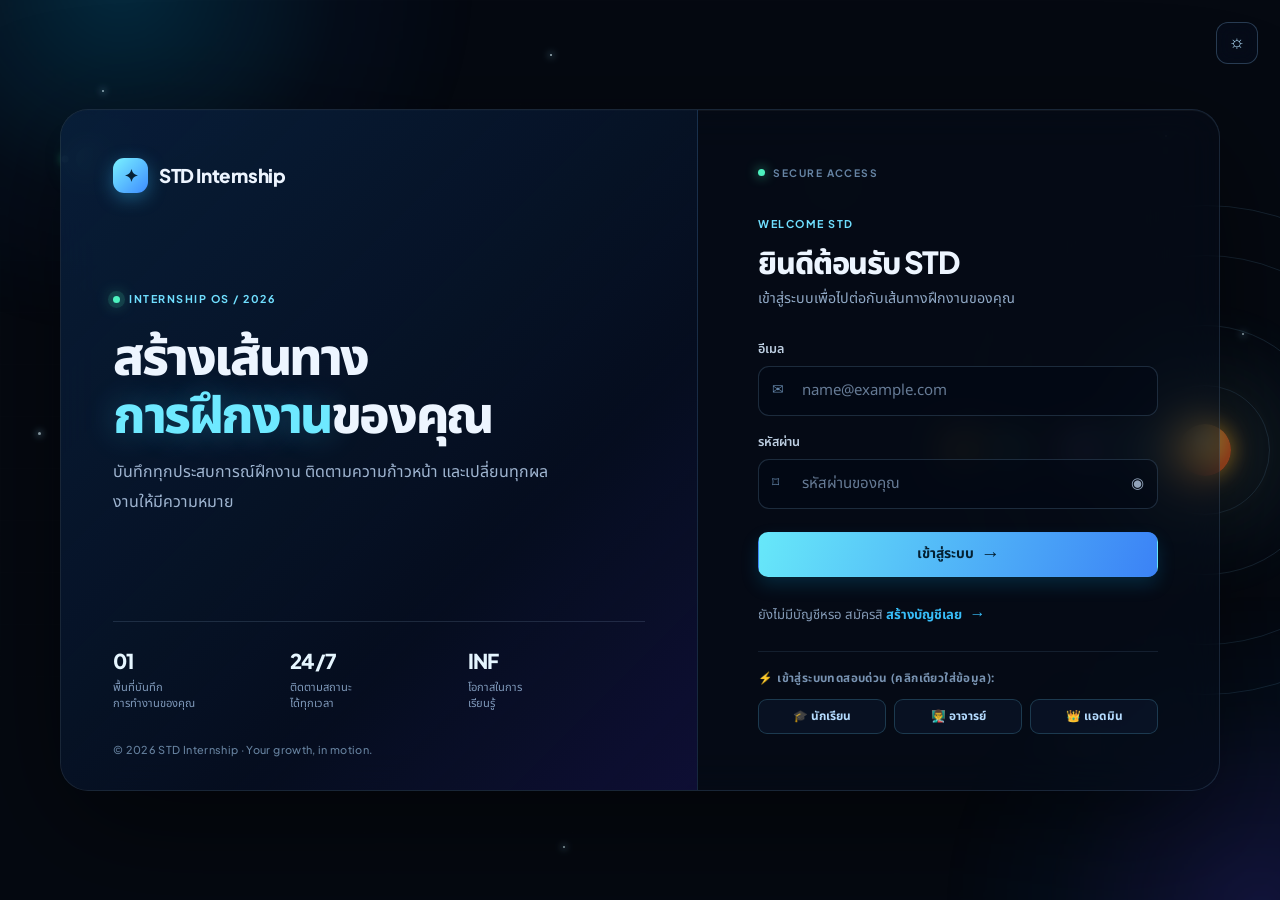
<file: index.html>
<!DOCTYPE html>
<html lang="th">
<head>
  <meta charset="UTF-8">
  <meta name="viewport" content="width=device-width, initial-scale=1.0">
  <title>STD Internship — ระบบติดตามการฝึกงาน</title>
  <link rel="preconnect" href="https://fonts.googleapis.com">
  <link rel="preconnect" href="https://fonts.gstatic.com" crossorigin>
  <link href="https://fonts.googleapis.com/css2?family=Noto+Sans+Thai:wght@400;500;600;700&family=Plus+Jakarta+Sans:wght@500;600;700;800&display=swap" rel="stylesheet">
  <link rel="stylesheet" href="style.css">
  <script src="app.js" defer></script>
</head>
<body>
  <section id="auth-screen" class="auth-shell">
    <button id="auth-theme-toggle" class="auth-theme-btn" type="button" title="สลับธีม" aria-label="สลับธีม">☼</button>
    <div class="auth-orb orb-one"></div><div class="auth-orb orb-two"></div><div class="auth-grid"></div>
    <div class="universe" aria-hidden="true">
      <i class="star star-a"></i><i class="star star-b"></i><i class="star star-c"></i><i class="star star-d"></i><i class="star star-e"></i><i class="star star-f"></i><i class="star star-g"></i><i class="star star-h"></i><i class="star star-i"></i>
      <div id="floating-planet" class="floating-planet" role="button" tabindex="0" aria-label="เร่งความเร็วดาวเคราะห์น้อย"><span class="f-planet-core"></span><span class="f-orbit"><b class="f-moon"></b></span><span class="solar-hint f-hint">✦ คลิกเพื่อเร่งความเร็ว</span></div>
      <div id="solar-system" class="solar-system" role="button" tabindex="0" aria-label="เร่งการหมุนของระบบสุริยะ"><span class="sun"></span><span class="orbit orbit-one"><b class="planet planet-one"></b></span><span class="orbit orbit-two"><b class="planet planet-two"></b></span><span class="orbit orbit-three"><b class="planet planet-three"></b></span><span class="orbit orbit-four"><b class="planet planet-four"><i class="saturn-ring"></i></b></span><span class="solar-hint">✦ ชี้หรือคลิกเพื่อเร่งการโคจร</span></div><div class="sunny-sky" aria-hidden="true"><span class="sunny"><i></i><i></i><i></i><i></i><i></i><i></i><i></i><i></i></span><div id="rainbow" class="rainbow" role="button" tabindex="0" aria-label="คลิกเพื่อเล่นแอนิเมชันสายรุ้ง"><svg class="rainbow-svg" viewBox="0 0 600 600"><path class="rainbow-arc r-red" d="M 40,560 A 260,260 0 0,1 560,560"/><path class="rainbow-arc r-orange" d="M 66,560 A 234,234 0 0,1 534,560"/><path class="rainbow-arc r-yellow" d="M 92,560 A 208,208 0 0,1 508,560"/><path class="rainbow-arc r-green" d="M 118,560 A 182,182 0 0,1 482,560"/><path class="rainbow-arc r-blue" d="M 144,560 A 156,156 0 0,1 456,560"/><path class="rainbow-arc r-purple" d="M 170,560 A 130,130 0 0,1 430,560"/></svg><span class="rainbow-sparkle sp-1">✦</span><span class="rainbow-sparkle sp-2">✦</span><span class="rainbow-sparkle sp-3">✦</span><span class="solar-hint rainbow-hint">✦ คลิกเพื่อให้สายรุ้งเรียงสี</span></div><span class="cloud-giant cloud-giant-left"><b></b><b></b><b></b><b></b></span><span class="cloud cloud-two"><b></b><b></b><b></b></span><span class="cloud cloud-three"><b></b><b></b><b></b></span><span class="cloud cloud-four"><b></b><b></b><b></b></span><span class="cloud cloud-five"><b></b><b></b><b></b></span><span class="cloud cloud-six"><b></b><b></b><b></b></span><span class="cloud cloud-seven"><b></b><b></b><b></b></span><span class="cloud cloud-eight"><b></b><b></b><b></b></span></div><span class="comet comet-one"><b class="comet-head"></b><i class="comet-tail"></i></span><span class="comet comet-two"><b class="comet-head"></b><i class="comet-tail"></i></span><span class="comet comet-three"><b class="comet-head"></b><i class="comet-tail"></i></span><span class="comet comet-four"><b class="comet-head"></b><i class="comet-tail"></i></span><i class="shooting-star shooting-star-one"></i><i class="shooting-star shooting-star-two"></i><i class="shooting-star shooting-star-three"></i><i class="shooting-star shooting-star-four"></i><i class="shooting-star shooting-star-five"></i><i class="shooting-star shooting-star-six"></i>
    </div>
    <div id="std-drawer-backdrop" class="std-drawer-backdrop" aria-hidden="true"></div>
    <button id="std-drawer-trigger" class="std-drawer-trigger" type="button" aria-label="เปิดลิ้นชักข้อมูล STD" title="เปิดลิ้นชักข้อมูล STD"><span class="drawer-trigger-mark">✦</span><span class="drawer-trigger-text">ข้อมูล STD</span><span class="drawer-trigger-arrow">→</span></button>
    <div class="auth-layout">
      <aside id="auth-showcase" class="auth-showcase">
        <button id="std-drawer-close" class="std-drawer-close" type="button" aria-label="ปิดลิ้นชักข้อมูล STD">✕</button>
        <a class="brand auth-brand" href="#"><span class="brand-mark">✦</span><span>STD Internship</span></a>
        <div class="showcase-copy">
          <span class="eyebrow"><i></i> INTERNSHIP OS / 2026</span>
          <h1>สร้างเส้นทาง<br><em>การฝึกงาน</em>ของคุณ</h1>
          <p>บันทึกทุกประสบการณ์ฝึกงาน ติดตามความก้าวหน้า และเปลี่ยนทุกผลงานให้มีความหมาย</p>
        </div>
        <div class="showcase-stats">
          <div><strong>01</strong><span>พื้นที่บันทึก<br>การทำงานของคุณ</span></div>
          <div><strong>24/7</strong><span>ติดตามสถานะ<br>ได้ทุกเวลา</span></div>
          <div><strong>INF</strong><span>โอกาสในการ<br>เรียนรู้</span></div>
        </div>
        <p class="auth-footer">© 2026 STD Internship · Your growth, in motion.</p>
      </aside>
      <div class="auth-card-wrap">
        <div class="auth-card">
          <div class="auth-card-top"><span class="auth-card-dot"></span><span>SECURE ACCESS</span></div>
          <div id="login-panel">
            <span class="auth-kicker">WELCOME STD</span>
            <h2 class="auth-heading">ยินดีต้อนรับ STD</h2>
            <p class="auth-lead">เข้าสู่ระบบเพื่อไปต่อกับเส้นทางฝึกงานของคุณ</p>
            <form id="login-form" class="form-grid">
              <div><label for="login-email">อีเมล</label><div class="auth-input-wrap"><span class="field-icon">✉</span><input id="login-email" class="input" type="email" autocomplete="email" required placeholder="name@example.com"></div></div>
              <div><label for="login-password">รหัสผ่าน</label><div class="password-wrap auth-input-wrap"><span class="field-icon">⌑</span><input id="login-password" class="input" type="password" autocomplete="current-password" required placeholder="รหัสผ่านของคุณ"><button type="button" class="password-toggle" data-password-toggle="login-password" aria-label="แสดงรหัสผ่าน">◉</button></div></div>
              <button class="btn btn-primary btn-block auth-submit" type="submit"><span>เข้าสู่ระบบ</span><b>→</b></button>
            </form>
            <p class="auth-switch">ยังไม่มีบัญชีหรอ สมัครสิ <button class="text-button" type="button" data-auth-panel="register">สร้างบัญชีเลย <span>→</span></button></p>
            <div class="demo-quick-auth">
              <span class="demo-quick-label">⚡ เข้าสู่ระบบทดสอบด่วน (คลิกเดียวใส่ข้อมูล):</span>
              <div class="demo-quick-btns">
                <button type="button" class="demo-chip" data-demo="student">🎓 นักเรียน</button>
                <button type="button" class="demo-chip" data-demo="teacher">👨‍🏫 อาจารย์</button>
                <button type="button" class="demo-chip" data-demo="admin">👑 แอดมิน</button>
              </div>
            </div>
          </div>
          <div id="register-panel" class="hidden">
            <span class="auth-kicker">GET STARTED</span>
            <h2 class="auth-heading">เริ่มต้นเส้นทางใหม่</h2>
            <p class="auth-lead">สร้างบัญชีเพื่อเก็บทุกก้าวสำคัญของการฝึกงาน</p>
            <div class="notice">เวอร์ชันสาธิต: ข้อมูลเก็บเฉพาะในเบราว์เซอร์เครื่องนี้ บัญชีใหม่จะเป็นนักเรียนโดยอัตโนมัติ</div>
            <form id="register-form" class="form-grid">
              <div><label for="register-name">ชื่อที่แสดง <span class="required">*</span></label><input id="register-name" class="input" required maxlength="80" placeholder="ชื่อ - นามสกุล"></div>
              <div><label for="register-department">แผนกวิชา / สาขา <span class="required">*</span></label><select id="register-department" class="input" required></select></div>
              <div><label for="register-email">อีเมล <span class="required">*</span></label><input id="register-email" class="input" type="email" required autocomplete="email" placeholder="name@example.com"></div>
              <div><label for="register-password">รหัสผ่าน <span class="required">*</span></label><div class="password-wrap"><input id="register-password" class="input" type="password" minlength="6" required autocomplete="new-password" placeholder="อย่างน้อย 6 ตัวอักษร"><button type="button" class="password-toggle" data-password-toggle="register-password" aria-label="แสดงรหัสผ่าน">◉</button></div></div>
              <button class="btn btn-primary btn-block auth-submit" type="submit"><span>สร้างบัญชีและเข้าสู่ระบบ</span><b>→</b></button>
            </form>
            <p class="auth-switch">มีบัญชีอยู่แล้ว? <button class="text-button" type="button" data-auth-panel="login">เข้าสู่ระบบ <span>→</span></button></p>
          </div>
        </div>
      </div>
    </div>
  </section>

  <section id="app-screen" class="hidden">
    <header class="app-header"><div class="header-inner">
      <a class="brand" href="#"><span class="brand-mark">✦</span><span>STD Internship</span></a>
      <div class="header-actions"><button id="theme-toggle" class="icon-btn" title="สลับธีม" aria-label="สลับธีม">☼</button><div class="user-menu"><span id="user-avatar" class="avatar"></span><span id="user-name" class="user-name"></span></div><button id="logout-button" class="btn btn-outline btn-small">ออกจากระบบ</button></div>
    </div></header>
    <div class="app-shell">
      <div class="page-intro"><div><h1 id="page-title">ภาพรวมการฝึกงาน</h1><p id="page-subtitle">ติดตามความก้าวหน้าของคุณ</p></div><span id="current-role" class="role-pill"></span></div>
      <div class="app-layout"><nav id="sidebar" class="sidebar"></nav><main id="content" class="content"></main></div>
    </div>
  </section>
  <div id="modal-root"></div>
  <div id="toast" class="toast" role="status"></div>
</body>
</html>
</file>
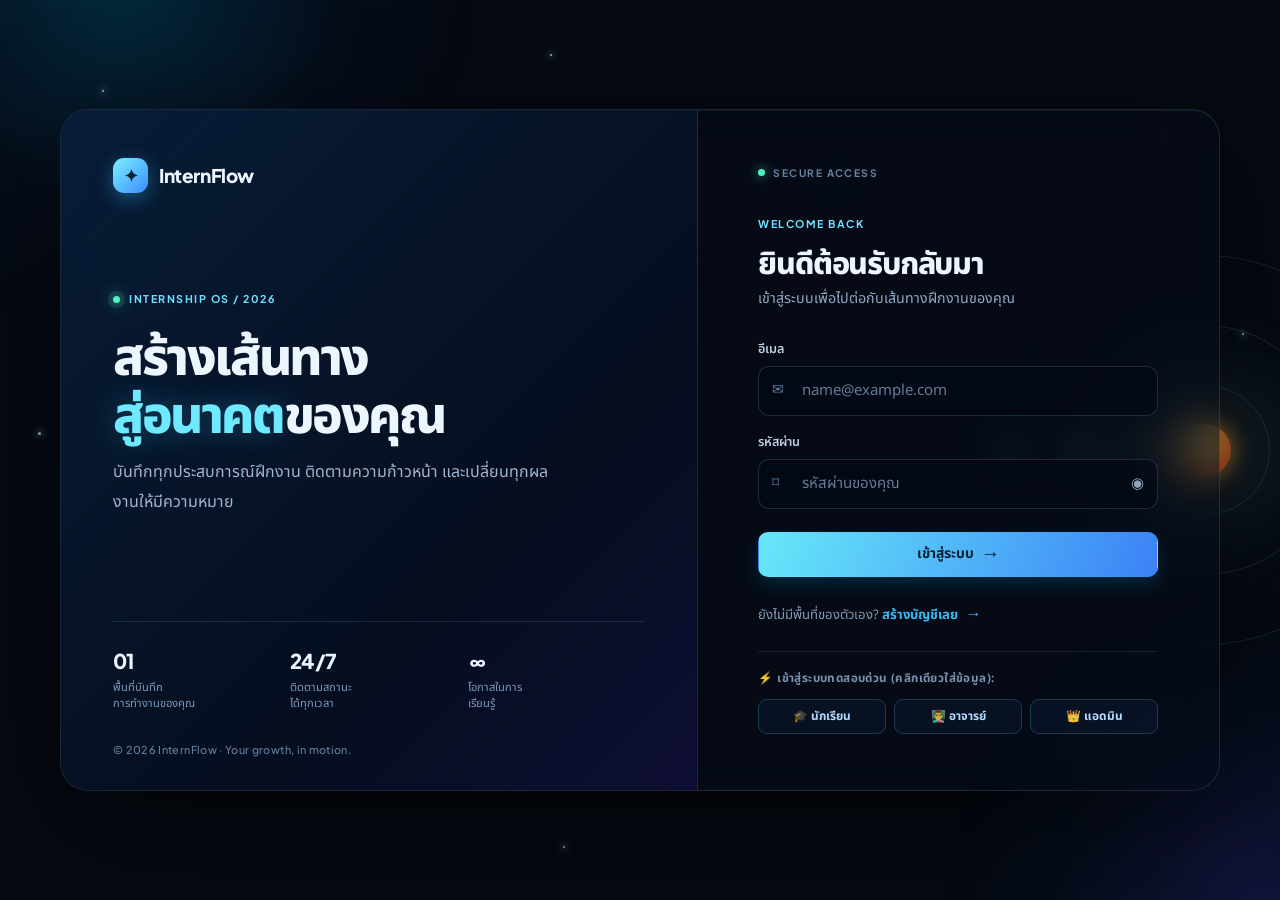
<file: index.before-3d.html>
<!DOCTYPE html>
<html lang="th">
<head>
  <meta charset="UTF-8">
  <meta name="viewport" content="width=device-width, initial-scale=1.0">
  <title>InternFlow — ระบบติดตามการฝึกงาน</title>
  <link rel="preconnect" href="https://fonts.googleapis.com">
  <link rel="preconnect" href="https://fonts.gstatic.com" crossorigin>
  <link href="https://fonts.googleapis.com/css2?family=Noto+Sans+Thai:wght@400;500;600;700&family=Plus+Jakarta+Sans:wght@500;600;700;800&display=swap" rel="stylesheet">
  <link rel="stylesheet" href="style.css">
  <script src="app.js" defer></script>
</head>
<body>
  <section id="auth-screen" class="auth-shell">
    <div class="auth-orb orb-one"></div><div class="auth-orb orb-two"></div><div class="auth-grid"></div>
    <div class="universe" aria-hidden="true">
      <i class="star star-a"></i><i class="star star-b"></i><i class="star star-c"></i><i class="star star-d"></i><i class="star star-e"></i><i class="star star-f"></i><i class="star star-g"></i><i class="star star-h"></i><i class="star star-i"></i>
      <div class="solar-system" aria-hidden="true"><span class="sun"></span><span class="orbit orbit-one"><b class="planet planet-one"></b></span><span class="orbit orbit-two"><b class="planet planet-two"></b></span><span class="orbit orbit-three"><b class="planet planet-three"></b></span></div>
    </div>
    <div class="auth-layout">
      <aside class="auth-showcase">
        <a class="brand auth-brand" href="#"><span class="brand-mark">✦</span><span>InternFlow</span></a>
        <div class="showcase-copy">
          <span class="eyebrow"><i></i> INTERNSHIP OS / 2026</span>
          <h1>สร้างเส้นทาง<br><em>สู่อนาคต</em>ของคุณ</h1>
          <p>บันทึกทุกประสบการณ์ฝึกงาน ติดตามความก้าวหน้า และเปลี่ยนทุกผลงานให้มีความหมาย</p>
        </div>
        <div class="showcase-stats">
          <div><strong>01</strong><span>พื้นที่บันทึก<br>การทำงานของคุณ</span></div>
          <div><strong>24/7</strong><span>ติดตามสถานะ<br>ได้ทุกเวลา</span></div>
          <div><strong>∞</strong><span>โอกาสในการ<br>เรียนรู้</span></div>
        </div>
        <p class="auth-footer">© 2026 InternFlow · Your growth, in motion.</p>
      </aside>
      <div class="auth-card-wrap">
        <div class="auth-card">
          <div class="auth-card-top"><span class="auth-card-dot"></span><span>SECURE ACCESS</span></div>
          <div id="login-panel">
            <span class="auth-kicker">WELCOME BACK</span>
            <h2 class="auth-heading">ยินดีต้อนรับกลับมา</h2>
            <p class="auth-lead">เข้าสู่ระบบเพื่อไปต่อกับเส้นทางฝึกงานของคุณ</p>
            <form id="login-form" class="form-grid">
              <div><label for="login-email">อีเมล</label><div class="auth-input-wrap"><span class="field-icon">✉</span><input id="login-email" class="input" type="email" autocomplete="email" required placeholder="name@example.com"></div></div>
              <div><label for="login-password">รหัสผ่าน</label><div class="password-wrap auth-input-wrap"><span class="field-icon">⌑</span><input id="login-password" class="input" type="password" autocomplete="current-password" required placeholder="รหัสผ่านของคุณ"><button type="button" class="password-toggle" data-password-toggle="login-password" aria-label="แสดงรหัสผ่าน">◉</button></div></div>
              <button class="btn btn-primary btn-block auth-submit" type="submit"><span>เข้าสู่ระบบ</span><b>→</b></button>
            </form>
            <p class="auth-switch">ยังไม่มีพื้นที่ของตัวเอง? <button class="text-button" type="button" data-auth-panel="register">สร้างบัญชีเลย <span>→</span></button></p>
            <div class="demo-quick-auth">
              <span class="demo-quick-label">⚡ เข้าสู่ระบบทดสอบด่วน (คลิกเดียวใส่ข้อมูล):</span>
              <div class="demo-quick-btns">
                <button type="button" class="demo-chip" data-demo="student">🎓 นักเรียน</button>
                <button type="button" class="demo-chip" data-demo="teacher">👨‍🏫 อาจารย์</button>
                <button type="button" class="demo-chip" data-demo="admin">👑 แอดมิน</button>
              </div>
            </div>
          </div>
          <div id="register-panel" class="hidden">
            <span class="auth-kicker">GET STARTED</span>
            <h2 class="auth-heading">เริ่มต้นเส้นทางใหม่</h2>
            <p class="auth-lead">สร้างบัญชีเพื่อเก็บทุกก้าวสำคัญของการฝึกงาน</p>
            <div class="notice">เวอร์ชันสาธิต: ข้อมูลเก็บเฉพาะในเบราว์เซอร์เครื่องนี้ บัญชีใหม่จะเป็นนักเรียนโดยอัตโนมัติ</div>
            <form id="register-form" class="form-grid">
              <div><label for="register-name">ชื่อที่แสดง <span class="required">*</span></label><input id="register-name" class="input" required maxlength="80" placeholder="ชื่อ - นามสกุล"></div>
              <div><label for="register-department">แผนกวิชา / สาขา <span class="required">*</span></label><select id="register-department" class="input" required></select></div>
              <div><label for="register-email">อีเมล <span class="required">*</span></label><input id="register-email" class="input" type="email" required autocomplete="email" placeholder="name@example.com"></div>
              <div><label for="register-password">รหัสผ่าน <span class="required">*</span></label><div class="password-wrap"><input id="register-password" class="input" type="password" minlength="6" required autocomplete="new-password" placeholder="อย่างน้อย 6 ตัวอักษร"><button type="button" class="password-toggle" data-password-toggle="register-password" aria-label="แสดงรหัสผ่าน">◉</button></div></div>
              <button class="btn btn-primary btn-block auth-submit" type="submit"><span>สร้างบัญชีและเข้าสู่ระบบ</span><b>→</b></button>
            </form>
            <p class="auth-switch">มีบัญชีอยู่แล้ว? <button class="text-button" type="button" data-auth-panel="login">เข้าสู่ระบบ <span>→</span></button></p>
          </div>
        </div>
      </div>
    </div>
  </section>

  <section id="app-screen" class="hidden">
    <header class="app-header"><div class="header-inner">
      <a class="brand" href="#"><span class="brand-mark">✦</span><span>InternFlow</span></a>
      <div class="header-actions"><button id="theme-toggle" class="icon-btn" title="สลับธีม" aria-label="สลับธีม">☼</button><div class="user-menu"><span id="user-avatar" class="avatar"></span><span id="user-name" class="user-name"></span></div><button id="logout-button" class="btn btn-outline btn-small">ออกจากระบบ</button></div>
    </div></header>
    <div class="app-shell">
      <div class="page-intro"><div><h1 id="page-title">ภาพรวมการฝึกงาน</h1><p id="page-subtitle">ติดตามความก้าวหน้าของคุณได้ในที่เดียว</p></div><span id="current-role" class="role-pill"></span></div>
      <div class="app-layout"><nav id="sidebar" class="sidebar"></nav><main id="content" class="content"></main></div>
    </div>
  </section>
  <div id="modal-root"></div>
  <div id="toast" class="toast" role="status"></div>
</body>
</html>
</file>
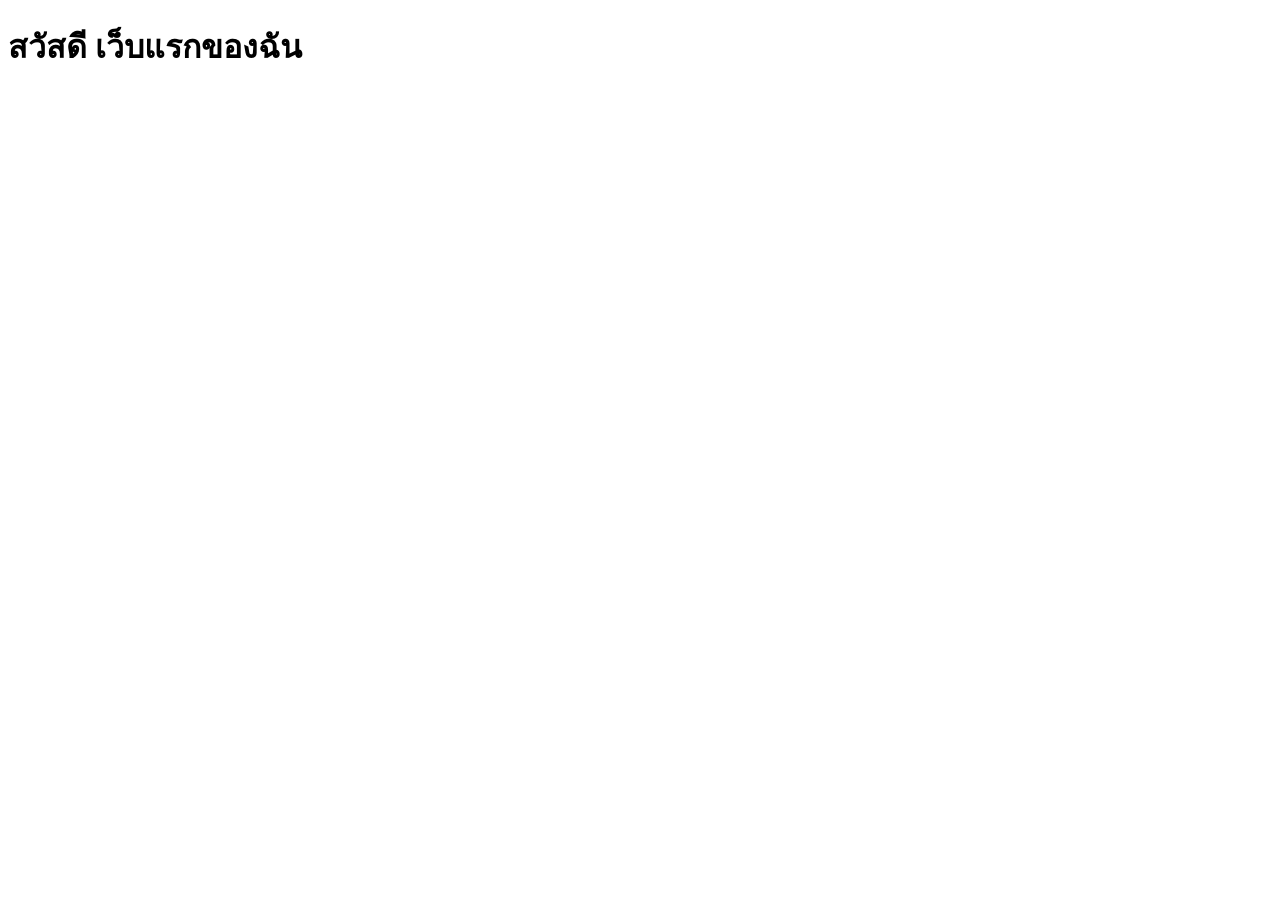
<file: TEST.html>
<!DOCTYPE html>
<html lang="th">
<head>
  <meta charset="UTF-8">
  <meta name="viewport" content="width=device-width, initial-scale=1.0">
  <title>เว็บของฉัน</title>
</head>
<body>
  <h1>สวัสดี เว็บแรกของฉัน</h1>
</body>
</html>
</file>
<file: style.css>
:root { --bg:#080d18; --bg-glow:#102540; --surface:rgba(16,24,39,.84); --surface-strong:#111c2f; --field:#0b1423; --border:#263750; --border-soft:#1b2a40; --text:#edf5ff; --muted:#91a3ba; --subtle:#667b96; --primary:#38bdf8; --primary-strong:#1d8ed1; --primary-soft:rgba(56,189,248,.12); --success:#34d399; --warning:#fbbf24; --danger:#fb7185; --shadow:0 20px 60px rgba(0,0,0,.28); }
body.light { --bg:#f3f7fc; --bg-glow:#dceefd; --surface:rgba(255,255,255,.88); --surface-strong:#fff; --field:#f8fafc; --border:#dbe5f1; --border-soft:#ebf0f6; --text:#102039; --muted:#526680; --subtle:#7e8da3; --primary:#087db9; --primary-strong:#056da6; --primary-soft:rgba(8,125,185,.1); --shadow:0 18px 55px rgba(34,63,100,.12); }
body.light .auth-shell { background:radial-gradient(ellipse at 92% 94%,rgba(255,194,222,.3),transparent 33%),radial-gradient(ellipse at 75% 82%,rgba(190,220,255,.34),transparent 38%),linear-gradient(135deg,#fafdff 0%,#edf8ff 51%,#fffaf2 100%); }
body.light .auth-grid { opacity:.28; background-image:linear-gradient(rgba(35,115,174,.08) 1px,transparent 1px),linear-gradient(90deg,rgba(35,115,174,.08) 1px,transparent 1px); }
body.light .star { background:#1874af; box-shadow:0 0 7px 1px rgba(46,154,218,.55); }
body.light .solar-system, body.light .floating-planet, body.light .comet { display:none !important; }
body.light .sunny-sky { display:block; }
body.light .sunny { opacity:.92; }
body.light .solar-hint { color:#126594; border-color:rgba(28,123,180,.25); background:rgba(247,252,255,.8); }
body.light .shooting-star { display:none !important; } body.light .shooting-star::after { box-shadow:0 0 9px 2px #47aee4; }
body.light .auth-orb.orb-one { background:radial-gradient(circle,rgba(255,197,91,.24),rgba(255,221,138,.1) 43%,transparent 70%); }
body.light .auth-orb.orb-two { background:radial-gradient(circle,rgba(170,141,255,.16),rgba(255,185,210,.08) 47%,transparent 70%); }
body.light .auth-layout { border-color:rgba(74,141,194,.25); background:rgba(255,255,255,.57); box-shadow:0 32px 100px rgba(34,91,145,.2),inset 0 1px rgba(255,255,255,.92); }
body.light .auth-showcase { background:linear-gradient(135deg,rgba(220,242,255,.9),rgba(238,247,255,.64) 66%,rgba(241,237,255,.83)); border-color:rgba(74,141,194,.2); }
body.light .showcase-copy h1 { color:#102c4b; }.light .showcase-copy h1 em { color:#097aba; text-shadow:0 0 28px rgba(35,168,224,.2); }.light .showcase-copy p { color:#426481; }.light .showcase-stats { border-color:rgba(45,113,165,.2); }.light .showcase-stats strong { color:#143c5f; }.light .showcase-stats span,.light .auth-footer { color:#66839e; }.light .auth-card-top { color:#65819d; }.light .auth-lead { color:#5f7893; }.light .auth-card label { color:#34516d; }.light .auth-card .input { color:#18344f; border-color:rgba(69,129,176,.3); background:rgba(255,255,255,.7); }.light .field-icon { color:#4884ad; }.light .auth-switch { color:#66809c; }.light .demo-quick-auth { border-color:rgba(54,122,170,.22); }.light .demo-quick-label { color:#184a73; font-weight:700; }.light .demo-chip { border-color:rgba(40,125,185,.28); background:rgba(255,255,255,.86); color:#0c4568; box-shadow:0 2px 8px rgba(25,85,145,.08); }.light .demo-chip:hover { border-color:#0284c7; background:#e0f2fe; color:#0369a1; box-shadow:0 4px 14px rgba(2,132,199,.22); }
* { box-sizing:border-box; }
html { scroll-behavior:smooth; }
body { margin:0; min-height:100vh; color:var(--text); font:15px/1.6 'Noto Sans Thai',sans-serif; background:radial-gradient(ellipse at 8% 0%,var(--bg-glow),transparent 34%),radial-gradient(ellipse at 95% 22%,rgba(124,58,237,.13),transparent 30%),var(--bg); transition:background .25s,color .25s; }
button,input,select,textarea { font:inherit; }
button { cursor:pointer; }
.hidden { display:none !important; }
.auth-theme-btn { position:absolute; z-index:10; top:22px; right:22px; width:42px; height:42px; padding:0; border:1px solid rgba(133,186,232,.28); border-radius:12px; background:rgba(6,15,32,.5); backdrop-filter:blur(8px); color:#b5e2ff; font-size:1.15rem; display:grid; place-items:center; cursor:pointer; transition:transform .18s,background .18s,border-color .18s,box-shadow .18s; }
.auth-theme-btn:hover { transform:translateY(-2px) scale(1.06); border-color:rgba(100,210,255,.5); box-shadow:0 6px 22px rgba(56,189,248,.2); background:rgba(16,32,60,.6); }
.auth-theme-btn:active { transform:scale(.95); }
body.light .auth-theme-btn { border-color:rgba(60,140,195,.3); background:rgba(255,255,255,.6); color:#2a7bb5; box-shadow:0 4px 16px rgba(40,110,170,.12); }
body.light .auth-theme-btn:hover { background:rgba(255,255,255,.82); border-color:rgba(40,130,190,.45); box-shadow:0 8px 25px rgba(40,110,170,.2); }
.auth-shell { position:relative; min-height:100vh; isolation:isolate; overflow:hidden; display:grid; place-items:center; padding:34px; background:#050911; }
.auth-grid { position:absolute; z-index:-1; inset:0; opacity:.35; background-image:linear-gradient(rgba(120,160,210,.06) 1px,transparent 1px),linear-gradient(90deg,rgba(120,160,210,.06) 1px,transparent 1px); background-size:52px 52px; mask-image:radial-gradient(ellipse at 38% 50%,#000 0%,transparent 74%); }
.universe { position:absolute; z-index:0; inset:0; overflow:hidden; pointer-events:none; }
.sunny-sky { display:none; position:absolute; inset:0; overflow:hidden; }
.sunny { position:absolute; top:8%; right:8%; width:108px; height:108px; border-radius:50%; background:radial-gradient(circle at 33% 29%,#fffef3 0 11%,#fff6a8 27%,#ffd35a 57%,#ff9e38 78%,#f47b27); box-shadow:0 0 0 8px rgba(255,221,108,.14),0 0 32px 12px rgba(255,198,66,.46),0 0 110px 38px rgba(255,184,61,.22); animation:day-sun-float 5s ease-in-out infinite alternate; }
.sunny::before { content:''; position:absolute; inset:13px; border:2px solid rgba(255,255,255,.48); border-radius:50%; box-shadow:inset 7px 8px 14px rgba(255,255,255,.22),inset -9px -10px 18px rgba(232,116,27,.18); animation:sun-core-shine 3.2s ease-in-out infinite alternate; }
.sunny::after { content:''; position:absolute; top:20px; left:25px; width:22px; height:12px; border-radius:50%; background:rgba(255,255,255,.64); filter:blur(2px); transform:rotate(-28deg); animation:sun-highlight-twinkle 2.6s ease-in-out infinite alternate; }
.sunny i { position:absolute; top:50%; left:50%; width:9px; height:31px; border-radius:9px; background:linear-gradient(#ffd866,#ffb432); transform:translate(-50%,-50%) rotate(var(--ray)) translateY(-76px); box-shadow:0 0 10px rgba(255,184,49,.45); animation:sun-ray-glow 2.5s ease-in-out infinite alternate; }.sunny i:nth-child(1){--ray:0deg;animation-delay:-.2s}.sunny i:nth-child(2){--ray:45deg;animation-delay:-1.1s}.sunny i:nth-child(3){--ray:90deg;animation-delay:-.7s}.sunny i:nth-child(4){--ray:135deg;animation-delay:-1.7s}.sunny i:nth-child(5){--ray:180deg;animation-delay:-.4s}.sunny i:nth-child(6){--ray:225deg;animation-delay:-1.4s}.sunny i:nth-child(7){--ray:270deg;animation-delay:-.9s}.sunny i:nth-child(8){--ray:315deg;animation-delay:-1.9s}
@keyframes day-sun-float { to { transform:translateY(-12px) rotate(8deg) scale(1.07); } }
@keyframes sun-core-shine { to { inset:10px; border-color:rgba(255,255,255,.76); box-shadow:inset 9px 10px 17px rgba(255,255,255,.34),inset -10px -11px 21px rgba(232,116,27,.26),0 0 16px rgba(255,238,122,.34); } }
@keyframes sun-highlight-twinkle { to { opacity:.35; transform:translate(7px,5px) rotate(-28deg) scale(.75); } }
@keyframes sun-ray-glow { to { opacity:.62; box-shadow:0 0 17px 4px rgba(255,184,49,.62); } }
.rainbow { --rainbow-size:clamp(660px,56vw,860px); position:absolute; right:clamp(-170px,-8vw,-100px); bottom:clamp(-235px,-16vw,-145px); width:var(--rainbow-size); height:var(--rainbow-size); opacity:.82; transform:rotate(-13deg); cursor:pointer; pointer-events:auto; outline:none; filter:drop-shadow(0 -10px 22px rgba(91,153,221,.18)); animation:rainbow-drift 12s ease-in-out infinite alternate; transition:opacity .25s,filter .25s,transform .3s ease; }
.rainbow::before { content:''; position:absolute; z-index:-1; inset:-120px -80px -40px; border-radius:50%; background:radial-gradient(ellipse at 50% 100%,rgba(255,255,255,.82) 0 30%,rgba(255,255,255,0) 68%); filter:blur(14px); pointer-events:none; }
.rainbow:hover,.rainbow:focus-visible { opacity:1; filter:drop-shadow(0 -14px 30px rgba(91,170,240,.35)) brightness(1.08); }
.rainbow-svg { width:100%; height:100%; overflow:visible; display:block; }
.rainbow-arc { fill:none; stroke-width:26px; stroke-linecap:round; stroke-dasharray:950; stroke-dashoffset:0; transition:stroke-width .3s ease; }
.r-red { stroke:rgba(255,108,145,.84); }
.r-orange { stroke:rgba(255,170,98,.84); }
.r-yellow { stroke:rgba(255,224,102,.86); }
.r-green { stroke:rgba(106,216,156,.82); }
.r-blue { stroke:rgba(92,186,255,.8); }
.r-purple { stroke:rgba(170,140,255,.76); }
.rainbow.cascade { animation:rainbow-bounce 2.5s cubic-bezier(.25,1,.3,1); }
@keyframes rainbow-bounce { 0%{transform:rotate(-13deg) scale(1);} 16%{transform:rotate(-8deg) scale(1.09) translateY(-20px);} 36%{transform:rotate(-16deg) scale(1.05) translateY(-8px);} 58%{transform:rotate(-11deg) scale(1.02);} 100%{transform:rotate(-13deg) scale(1);} }
.rainbow.cascade .rainbow-arc { animation:arc-draw 1.6s cubic-bezier(.32,.1,.18,1) forwards; }
.rainbow.cascade .r-red { animation-delay:0s; }
.rainbow.cascade .r-orange { animation-delay:.11s; }
.rainbow.cascade .r-yellow { animation-delay:.22s; }
.rainbow.cascade .r-green { animation-delay:.33s; }
.rainbow.cascade .r-blue { animation-delay:.44s; }
.rainbow.cascade .r-purple { animation-delay:.55s; }
@keyframes arc-draw { 0%{stroke-dashoffset:950;opacity:.2;stroke-width:14px;} 45%{opacity:1;stroke-width:34px;} 75%{stroke-dashoffset:0;stroke-width:28px;} 100%{stroke-dashoffset:0;opacity:1;stroke-width:26px;} }
.rainbow-sparkle { position:absolute; color:#ffd752; font-size:1.35rem; opacity:0; pointer-events:none; text-shadow:0 0 10px rgba(255,215,82,.85); }
.sp-1 { top:34%; left:32%; }.sp-2 { top:22%; left:54%; }.sp-3 { top:30%; left:76%; }
.rainbow.cascade .rainbow-sparkle { animation:sparkle-pop 1.7s ease-out forwards; }
.rainbow.cascade .sp-1 { animation-delay:.35s; }.rainbow.cascade .sp-2 { animation-delay:.55s; }.rainbow.cascade .sp-3 { animation-delay:.75s; }
@keyframes sparkle-pop { 0%{opacity:0;transform:scale(.2) rotate(0deg);} 35%{opacity:1;transform:scale(1.3) rotate(45deg);} 100%{opacity:0;transform:scale(.5) translateY(-30px) rotate(90deg);} }
.rainbow-hint { top:34%; left:36%; }
.rainbow:hover .rainbow-hint,.rainbow:focus-visible .rainbow-hint { opacity:1; transform:translateY(0); }
@keyframes rainbow-drift { to { transform:translate(-18px,-14px) rotate(-8deg) scale(1.025); } }
.cloud { position:absolute; width:120px; height:35px; border-radius:50px; background:linear-gradient(180deg,rgba(255,255,255,.96),rgba(220,238,252,.82)); box-shadow:0 12px 25px rgba(58,127,180,.12); animation:cloud-drift 17s linear infinite alternate; }.cloud b { position:absolute; bottom:8px; border-radius:50%; background:inherit; animation:cloud-puff 3.8s ease-in-out infinite alternate; }.cloud b:nth-child(1){left:17px;width:45px;height:45px;animation-delay:-.5s}.cloud b:nth-child(2){left:46px;bottom:13px;width:56px;height:56px;animation-delay:-1.7s}.cloud b:nth-child(3){right:9px;width:38px;height:38px;animation-delay:-2.4s}.cloud-giant { position:absolute; z-index:1; width:310px; height:92px; border-radius:100px; background:linear-gradient(180deg,rgba(255,255,255,.98),rgba(218,238,252,.9)); box-shadow:0 18px 34px rgba(58,127,180,.16),inset 0 2px rgba(255,255,255,.78); animation:cloud-drift 25s linear infinite alternate,cloud-bounce 5.5s ease-in-out infinite; }.cloud-giant b { position:absolute; bottom:18px; border-radius:50%; background:inherit; animation:cloud-puff 4.6s ease-in-out infinite alternate; }.cloud-giant b:nth-child(1){left:37px;width:110px;height:110px;animation-delay:-.8s}.cloud-giant b:nth-child(2){left:112px;bottom:30px;width:140px;height:140px;animation-delay:-2.1s}.cloud-giant b:nth-child(3){right:34px;width:102px;height:102px;animation-delay:-1.4s}.cloud-giant b:nth-child(4){right:89px;bottom:46px;width:92px;height:92px;animation-delay:-3s}.cloud-giant-left { top:31%; left:-118px; animation-duration:28s,6s; animation-delay:-11s,-2s; }.cloud-two { top:68%; left:8%; transform:scale(1.15); animation-duration:19s,4.8s; animation-delay:-7s,-1.2s; }.cloud-three { top:46%; right:3%; transform:scale(.65); animation-duration:24s,5.2s; animation-delay:-13s,-3.1s; }.cloud-four { top:11%; left:36%; transform:scale(.58); animation-duration:21s,4.5s; animation-delay:-5s,-.8s; }.cloud-five { top:15%; left:14%; transform:scale(.85); animation-duration:26s,5s; animation-delay:-16s,-2.6s; }.cloud-six { top:82%; right:22%; transform:scale(.95); animation-duration:20s,4.6s; animation-delay:-9s,-1.7s; }.cloud-seven { top:26%; right:14%; transform:scale(.6); opacity:.82; animation-duration:28s,5.4s; animation-delay:-3s,-3.4s; }.cloud-eight { top:88%; left:34%; transform:scale(.72); opacity:.74; animation-duration:22s,4.9s; animation-delay:-12s,-.4s; }
@keyframes cloud-drift { to { margin-left:65px; } }
@keyframes cloud-bounce { 0%,100% { margin-top:0; } 50% { margin-top:-10px; } }
@keyframes cloud-puff { to { transform:translateY(-5px) scale(1.045); filter:brightness(1.04); } }
.star { position:absolute; width:2px; height:2px; border-radius:50%; background:#d9f4ff; box-shadow:0 0 7px 1px rgba(152,226,255,.8); opacity:.74; animation:twinkle 3.6s ease-in-out infinite alternate; }
.star-a { top:10%; left:8%; animation-delay:-.4s; }.star-b { top:20%; left:65%; width:3px; height:3px; animation-delay:-1.9s; }.star-c { top:71%; left:9%; animation-delay:-3s; }.star-d { top:82%; left:84%; width:3px; height:3px; animation-delay:-.9s; }.star-e { top:15%; left:91%; animation-delay:-2.4s; }.star-f { top:48%; left:3%; width:3px; height:3px; animation-delay:-1.3s; }.star-g { top:94%; left:44%; animation-delay:-2.8s; }.star-h { top:37%; left:97%; animation-delay:-.7s; }.star-i { top:6%; left:43%; animation-delay:-3.3s; }
@keyframes twinkle { from { transform:scale(.55); opacity:.25; } to { transform:scale(1.45); opacity:1; } }
.solar-system { position:absolute; z-index:1; top:50%; right:-165px; width:480px; height:480px; transform:translateY(-50%); opacity:.7; cursor:pointer; pointer-events:auto; outline:none; animation:system-drift 9s ease-in-out infinite alternate; transition:opacity .2s,filter .2s; }
.solar-system::before { content:''; position:absolute; inset:15%; border-radius:50%; background:radial-gradient(circle,rgba(72,203,255,.14),transparent 63%); filter:blur(10px); animation:system-glow 4s ease-in-out infinite alternate; }
.solar-system:hover,.solar-system:focus-visible,.solar-system.boost { opacity:1; filter:brightness(1.22) saturate(1.22); }
.solar-system:hover .orbit-one,.solar-system.boost .orbit-one { animation-duration:2.8s; }.solar-system:hover .orbit-two,.solar-system.boost .orbit-two { animation-duration:5s; }.solar-system:hover .orbit-three,.solar-system.boost .orbit-three { animation-duration:7.4s; }.solar-system:hover .orbit-four,.solar-system.boost .orbit-four { animation-duration:9s; }
.solar-system.boost { animation:system-boost .6s cubic-bezier(.2,.9,.25,1.4); }.solar-system.boost .sun { animation:sun-boost .6s ease-out; }
.solar-hint { position:absolute; top:108%; left:38%; width:max-content; padding:5px 9px; border:1px solid rgba(116,222,255,.28); border-radius:100px; color:#bfefff; background:rgba(4,19,43,.64); box-shadow:0 6px 20px rgba(0,0,0,.2); font:700 .65rem 'Plus Jakarta Sans','Noto Sans Thai',sans-serif; letter-spacing:.15px; opacity:0; transform:translateY(-3px); transition:.2s; white-space:nowrap; }.solar-system:hover .solar-hint,.solar-system:focus-visible .solar-hint { opacity:1; transform:translateY(0); }
@keyframes system-drift { to { transform:translateY(calc(-50% - 13px)) rotate(2deg); } }
@keyframes system-glow { to { transform:scale(1.13); opacity:.4; } }
@keyframes system-boost { 50% { transform:translateY(-50%) scale(1.1) rotate(-3deg); } }
.sun { position:absolute; top:50%; left:50%; width:52px; height:52px; border-radius:50%; transform:translate(-50%,-50%); background:radial-gradient(circle at 35% 30%,#fff5a9,#ffbd45 36%,#ff702a 70%); box-shadow:0 0 22px #ffb52a,0 0 90px rgba(255,137,36,.5); animation:sun-pulse 3.5s ease-in-out infinite alternate; }
@keyframes sun-pulse { to { transform:translate(-50%,-50%) scale(1.1); filter:brightness(1.12); } }
@keyframes sun-boost { 50% { transform:translate(-50%,-50%) scale(1.34); filter:brightness(1.35); } }
.orbit { position:absolute; top:50%; left:50%; border:1px solid rgba(134,211,255,.2); border-radius:50%; transform:translate(-50%,-50%); animation:orbit-spin linear infinite; transition:animation-duration .35s ease; }
.orbit-one { width:130px; height:130px; animation-duration:10s; }.orbit-two { width:250px; height:250px; animation-duration:19s; }.orbit-three { width:390px; height:390px; animation-duration:28s; }.orbit-four { width:490px; height:490px; animation-duration:38s; }
.planet { position:absolute; display:block; top:50%; border-radius:50%; transform:translate(-50%,-50%); box-shadow:0 0 11px currentColor; }
.planet-one { left:0; width:10px; height:10px; color:#86edff; background:#86edff; }.planet-two { left:0; width:15px; height:15px; color:#bda1ff; background:#bda1ff; }.planet-three { left:0; width:12px; height:12px; color:#70efbd; background:#70efbd; }.planet-four { left:0; width:14px; height:14px; color:#fbbf24; background:radial-gradient(circle at 35% 35%,#fff0a3,#f59e0b 60%,#b45309); box-shadow:0 0 14px rgba(251,191,36,.8); }
.saturn-ring { position:absolute; top:50%; left:50%; width:27px; height:8px; border:2px solid rgba(252,211,77,.75); border-radius:50%; transform:translate(-50%,-50%) rotate(-28deg); box-shadow:0 0 8px rgba(251,191,36,.45); pointer-events:none; }
@keyframes orbit-spin { to { transform:translate(-50%,-50%) rotate(360deg); } }
.floating-planet { position:absolute; z-index:1; top:15%; left:5%; width:48px; height:48px; opacity:.78; cursor:pointer; pointer-events:auto; outline:none; animation:float-drift 7s ease-in-out infinite alternate; transition:opacity .2s,filter .2s; }
.floating-planet:hover,.floating-planet:focus-visible,.floating-planet.pulse { opacity:1; filter:brightness(1.25) saturate(1.25); }
.f-planet-core { position:absolute; top:50%; left:50%; width:24px; height:24px; border-radius:50%; transform:translate(-50%,-50%); background:radial-gradient(circle at 35% 30%,#bbf7d0,#34d399 50%,#059669); box-shadow:0 0 16px rgba(52,211,153,.7),0 0 40px rgba(16,185,129,.35); animation:core-pulse 3s ease-in-out infinite alternate; }
.f-orbit { position:absolute; top:50%; left:50%; width:48px; height:48px; border:1px solid rgba(110,231,183,.25); border-radius:50%; transform:translate(-50%,-50%); animation:orbit-spin 6s linear infinite; transition:animation-duration .3s ease; }
.f-moon { position:absolute; top:50%; left:0; width:7px; height:7px; border-radius:50%; transform:translate(-50%,-50%); background:#a7f3d0; box-shadow:0 0 8px #34d399; }
.floating-planet.pulse { animation:planet-pulse .6s cubic-bezier(.2,.9,.25,1.4); }
.floating-planet.pulse .f-orbit { animation-duration:1.2s; }
.floating-planet.pulse .f-planet-core { transform:translate(-50%,-50%) scale(1.3); filter:brightness(1.4); }
@keyframes float-drift { to { transform:translateY(-10px) rotate(-3deg); } }
@keyframes core-pulse { to { transform:translate(-50%,-50%) scale(1.08); filter:brightness(1.15); } }
@keyframes planet-pulse { 50% { transform:scale(1.22) translateY(-6px); } }
.f-hint { top:108%; left:-22%; }
.floating-planet:hover .f-hint,.floating-planet:focus-visible .f-hint { opacity:1; transform:translateY(0); }
.shooting-star { position:absolute; z-index:0; width:180px; height:2.5px; opacity:0; transform:rotate(38deg); transform-origin:right center; background:linear-gradient(90deg,transparent,rgba(189,239,255,.94)); box-shadow:0 0 14px rgba(109,209,255,.8); animation:shooting-star 10s ease-in infinite; }
.shooting-star::after { content:''; position:absolute; top:50%; right:-3px; width:7px; height:7px; border-radius:50%; transform:translateY(-50%); background:#e5faff; box-shadow:0 0 14px 3px #72d8ff,0 0 26px rgba(56,189,248,.8); }
.shooting-star-one { top:12%; left:16%; animation-delay:-2s; }.shooting-star-two { top:62%; left:50%; animation-duration:13s; animation-delay:-8s; }.shooting-star-three { top:25%; left:68%; animation-duration:9s; animation-delay:-4.5s; }.shooting-star-four { top:82%; left:20%; animation-duration:11s; animation-delay:-6.5s; width:220px; background:linear-gradient(90deg,transparent,rgba(253,230,138,.94)); box-shadow:0 0 16px rgba(251,191,36,.85); }
.shooting-star-four::after { background:#fffbeb; box-shadow:0 0 14px 3px #fbbf24,0 0 28px rgba(245,158,11,.8); }
.shooting-star-five { top:36%; left:10%; animation-duration:10s; animation-delay:-1s; width:190px; }.shooting-star-six { top:48%; left:76%; animation-duration:12.5s; animation-delay:-9.5s; width:170px; background:linear-gradient(90deg,transparent,rgba(196,181,253,.94)); box-shadow:0 0 14px rgba(167,139,250,.8); }
.shooting-star-six::after { background:#f5f3ff; box-shadow:0 0 14px 3px #a78bfa,0 0 26px rgba(139,92,246,.8); }
@keyframes shooting-star { 0%,72% { opacity:0; transform:translate(0,0) rotate(38deg); } 75% { opacity:1; } 92% { opacity:0; transform:translate(360px,280px) rotate(38deg); } 100% { opacity:0; transform:translate(360px,280px) rotate(38deg); } }
.comet { position:absolute; z-index:0; opacity:0; pointer-events:none; transform:rotate(36deg); transform-origin:right center; animation:comet-pass 12s ease-in infinite; }
.comet-head { position:absolute; right:-4px; top:50%; transform:translateY(-50%); width:10px; height:10px; border-radius:50%; background:#fff; box-shadow:0 0 16px 4px #7ee7fc,0 0 38px 10px rgba(56,189,248,.7); }
.comet-tail { position:absolute; right:4px; top:50%; transform:translateY(-50%); width:260px; height:8px; border-radius:100px 0 0 100px; background:linear-gradient(90deg,transparent 0%,rgba(56,189,248,.1) 35%,rgba(103,232,249,.7) 85%,#fff 100%); filter:blur(1px); box-shadow:0 0 18px rgba(56,189,248,.45); }
.comet-one { top:7%; left:24%; animation-duration:11s; animation-delay:-3s; }.comet-two { top:32%; left:45%; animation-duration:14s; animation-delay:-8s; }
.comet-two .comet-head { box-shadow:0 0 16px 4px #fde047,0 0 38px 10px rgba(245,158,11,.7); }
.comet-two .comet-tail { width:290px; height:9px; background:linear-gradient(90deg,transparent 0%,rgba(245,158,11,.1) 35%,rgba(253,224,71,.7) 85%,#fff 100%); box-shadow:0 0 20px rgba(245,158,11,.45); }
.comet-three { top:56%; left:12%; animation-duration:13s; animation-delay:-5.5s; }
.comet-three .comet-head { box-shadow:0 0 16px 4px #a7f3d0,0 0 38px 10px rgba(16,185,129,.7); }
.comet-three .comet-tail { width:240px; background:linear-gradient(90deg,transparent 0%,rgba(16,185,129,.1) 35%,rgba(110,231,183,.7) 85%,#fff 100%); box-shadow:0 0 18px rgba(16,185,129,.45); }
.comet-four { top:70%; left:40%; animation-duration:16s; animation-delay:-11s; }
.comet-four .comet-head { box-shadow:0 0 16px 4px #e879f9,0 0 38px 10px rgba(192,38,211,.7); }
.comet-four .comet-tail { width:270px; background:linear-gradient(90deg,transparent 0%,rgba(192,38,211,.1) 35%,rgba(232,121,249,.7) 85%,#fff 100%); box-shadow:0 0 18px rgba(192,38,211,.45); }
@keyframes comet-pass { 0%,72% { opacity:0; transform:translate(0,0) rotate(36deg); } 75% { opacity:1; } 92% { opacity:0; transform:translate(400px,295px) rotate(36deg); } 100% { opacity:0; transform:translate(400px,295px) rotate(36deg); } }
.auth-orb { position:absolute; z-index:-1; border-radius:50%; filter:blur(1px); pointer-events:none; }
.orb-one { width:720px; height:720px; top:-380px; left:-240px; background:radial-gradient(circle,rgba(0,186,255,.19),rgba(21,78,160,.07) 43%,transparent 70%); animation:orb-float 12s ease-in-out infinite alternate; }
.orb-two { width:640px; height:640px; right:-300px; bottom:-330px; background:radial-gradient(circle,rgba(72,67,230,.2),rgba(8,75,160,.06) 47%,transparent 70%); animation:orb-float 15s ease-in-out infinite alternate-reverse; }
@keyframes orb-float { to { transform:translate(50px,35px) scale(1.08); } }
.auth-layout { position:relative; width:min(1160px,100%); min-height:680px; display:grid; grid-template-columns:1.1fr .9fr; overflow:hidden; border:1px solid rgba(133,181,227,.16); border-radius:28px; background:rgba(6,13,25,.58); box-shadow:0 36px 120px rgba(0,0,0,.52),inset 0 1px rgba(255,255,255,.04); backdrop-filter:blur(20px); }
.auth-showcase { display:flex; min-height:680px; padding:48px 52px 34px; flex-direction:column; background:linear-gradient(135deg,rgba(8,32,61,.84),rgba(8,17,40,.53) 66%,rgba(18,16,64,.72)); border-right:1px solid rgba(140,187,232,.13); }
.std-drawer-backdrop { position:fixed; inset:0; z-index:80; background:rgba(2,6,23,.68); opacity:0; pointer-events:none; transition:opacity .2s ease; }
.std-drawer-backdrop.show { opacity:1; pointer-events:auto; }
body.light .std-drawer-backdrop { background:rgba(16,32,57,.38); }
.std-drawer-trigger { position:fixed; z-index:50; left:0; top:50%; transform:translateY(-50%); display:flex; align-items:center; gap:8px; padding:10px 14px 10px 10px; border:1px solid rgba(56,189,248,.45); border-left:0; border-radius:0 14px 14px 0; background:rgba(6,18,38,.85); color:#70dfff; backdrop-filter:blur(12px); box-shadow:4px 6px 22px rgba(0,0,0,.4); font:700 .82rem 'Plus Jakarta Sans','Noto Sans Thai',sans-serif; cursor:pointer; outline:none; transition:transform .18s ease,background .18s ease,border-color .18s ease,box-shadow .18s ease; }
.std-drawer-trigger:hover,.std-drawer-trigger:focus-visible { transform:translateY(-50%) translateX(4px); background:rgba(12,32,64,.95); border-color:#38bdf8; color:#fff; box-shadow:6px 8px 25px rgba(56,189,248,.32); }
.drawer-trigger-mark { display:grid; place-items:center; width:22px; height:22px; border-radius:6px; background:linear-gradient(135deg,#7af2ff,#38bdf8); color:#042032; font-size:11px; font-weight:800; }
.drawer-trigger-arrow { font-size:.95rem; transition:transform .18s ease; }
.std-drawer-trigger:hover .drawer-trigger-arrow { transform:translateX(3px); }
body.light .std-drawer-trigger { background:rgba(255,255,255,.9); color:#0369a1; border-color:rgba(8,125,185,.38); box-shadow:4px 6px 20px rgba(20,60,110,.14); }
body.light .std-drawer-trigger:hover { background:#fff; color:#0284c7; border-color:#0284c7; box-shadow:6px 8px 24px rgba(8,125,185,.24); }
.std-drawer-close { display:none; position:absolute; top:18px; right:18px; width:34px; height:34px; padding:0; border:1px solid rgba(140,187,232,.28); border-radius:10px; background:rgba(4,14,30,.55); color:#b5e2ff; font-size:1rem; align-items:center; justify-content:center; cursor:pointer; transition:all .16s ease; }
.std-drawer-close:hover { background:rgba(56,189,248,.2); border-color:#38bdf8; color:#fff; transform:scale(1.08); }
body.light .std-drawer-close { background:rgba(255,255,255,.8); color:#102039; border-color:rgba(60,140,195,.3); }
@media (min-width:901px) { .auth-showcase { animation:drawer-slide-desktop .24s cubic-bezier(.16,1,.3,1); } @keyframes drawer-slide-desktop { from { transform:translateX(-30px); opacity:.3; } to { transform:translateX(0); opacity:1; } } .std-drawer-trigger { display:none; } .std-drawer-backdrop { display:none; } }
.brand { display:flex; gap:11px; align-items:center; color:var(--text); font-family:'Plus Jakarta Sans','Noto Sans Thai',sans-serif; font-weight:800; text-decoration:none; letter-spacing:-.4px; }
.brand-mark { display:grid; place-items:center; width:35px; height:35px; color:#062033; background:linear-gradient(135deg,#7af2ff,#3d8cff); border-radius:11px; font-size:17px; box-shadow:0 5px 18px rgba(56,189,248,.38); }
.auth-brand { font-size:1.18rem; }
.showcase-copy { margin:auto 0; padding:68px 0 38px; }
.eyebrow,.auth-kicker { display:flex; align-items:center; gap:9px; color:#70dfff; font:700 .67rem/1 'Plus Jakarta Sans',sans-serif; letter-spacing:1.5px; }
.eyebrow i { width:7px; height:7px; border-radius:50%; background:#4df2bf; box-shadow:0 0 0 5px rgba(77,242,191,.12),0 0 16px #4df2bf; }
.showcase-copy h1 { margin:22px 0 17px; max-width:560px; font:800 clamp(2.55rem,4vw,4.15rem)/1.12 'Plus Jakarta Sans','Noto Sans Thai',sans-serif; letter-spacing:-2.4px; }
.showcase-copy h1 em { font-style:normal; color:#6ee9ff; text-shadow:0 0 32px rgba(66,207,255,.32); }
.showcase-copy p { max-width:450px; margin:0; color:#9fb5d1; font-size:1rem; line-height:1.85; }
.showcase-stats { display:flex; gap:0; margin-top:auto; padding-top:26px; border-top:1px solid rgba(169,203,235,.15); }
.showcase-stats div { display:grid; gap:6px; flex:1; }
.showcase-stats strong { color:#e6f6ff; font:800 1.28rem 'Plus Jakarta Sans',sans-serif; letter-spacing:-.8px; }
.showcase-stats span { color:#7e98b9; font-size:.7rem; line-height:1.45; }
.auth-footer { margin:31px 0 0; color:#65809e; font:500 .68rem 'Plus Jakarta Sans',sans-serif; letter-spacing:.35px; }
.auth-card-wrap { display:grid; place-items:center; padding:36px; }
.auth-card { width:min(100%,400px); padding:8px 0; background:transparent; }
.auth-card-top { display:flex; align-items:center; gap:8px; margin-bottom:40px; color:#6684a4; font:700 .64rem 'Plus Jakarta Sans',sans-serif; letter-spacing:1.45px; }
.auth-card-dot { width:7px; height:7px; border-radius:50%; background:#4df2bf; box-shadow:0 0 12px rgba(77,242,191,.8); }
.auth-heading { margin:12px 0 7px; font:800 1.9rem/1.3 'Plus Jakarta Sans','Noto Sans Thai',sans-serif; letter-spacing:-1.2px; }
.auth-lead,.muted { color:var(--muted); }
.auth-lead { margin:0 0 29px; color:#91a9c6; font-size:.89rem; }
.notice { margin:18px 0; padding:11px 13px; border:1px solid rgba(251,191,36,.28); border-radius:11px; color:#fde68a; background:rgba(251,191,36,.07); font-size:.8rem; }
.auth-input-wrap { position:relative; }
.auth-input-wrap .input { padding-left:43px; }
.field-icon { position:absolute; z-index:1; left:14px; top:50%; transform:translateY(-50%); color:#6283a7; font-size:.85rem; pointer-events:none; }
.auth-card .input { border-color:rgba(117,155,196,.23); border-radius:11px; background:rgba(2,10,22,.58); padding-top:12px; padding-bottom:12px; }
.auth-card .input:hover { border-color:rgba(112,217,255,.4); }
.auth-card .input:focus { border-color:#4ddcff; box-shadow:0 0 0 3px rgba(56,189,248,.13),0 0 25px rgba(56,189,248,.08); }
.auth-card label { color:#bdcee1; font-size:.79rem; }
.form-grid { display:grid; gap:17px; }
.auth-submit { justify-content:space-between; margin-top:6px; padding:12px 17px; border-radius:11px; font-size:.88rem; }
.auth-submit b { font-size:1.2rem; line-height:.8; }
.auth-switch { margin:25px 0 0; color:#849ab6; text-align:left; font-size:.82rem; }
.auth-switch .text-button span { margin-left:4px; font-size:1rem; }
.demo-quick-auth { margin-top:24px; padding-top:18px; border-top:1px solid rgba(133,181,227,.12); }
.demo-quick-label { display:block; margin-bottom:10px; color:#7892b1; font-size:.73rem; font-weight:700; letter-spacing:.4px; }
.demo-quick-btns { display:flex; gap:8px; flex-wrap:wrap; }
.demo-chip { flex:1; min-width:85px; padding:7px 10px; border:1px solid rgba(112,217,255,.2); border-radius:9px; background:rgba(12,24,45,.6); color:#b5dcff; font-size:.74rem; font-weight:700; transition:all .18s ease; display:inline-flex; align-items:center; justify-content:center; gap:5px; }
.demo-chip:hover { border-color:#38bdf8; background:rgba(56,189,248,.18); color:#fff; transform:translateY(-1px); box-shadow:0 4px 15px rgba(56,189,248,.2); }
.text-button { padding:0; border:0; color:var(--primary); background:none; font-weight:700; }
label { display:block; margin-bottom:6px; color:var(--text); font-size:.86rem; font-weight:600; }
.required { color:var(--danger); }
.input, select, textarea { width:100%; color:var(--text); background:var(--field); border:1px solid var(--border); border-radius:10px; padding:10px 12px; outline:none; transition:border .18s,box-shadow .18s; }
select option { color:var(--text); background:var(--field); }
body { color-scheme:dark; }
body.light { color-scheme:light; }
textarea { min-height:105px; resize:vertical; }
.input:focus,select:focus,textarea:focus { border-color:var(--primary); box-shadow:0 0 0 3px var(--primary-soft); }
.input::placeholder,textarea::placeholder { color:var(--subtle); }
.password-wrap { position:relative; }
.password-wrap .input { padding-right:46px; }
.password-toggle { position:absolute; right:8px; top:50%; transform:translateY(-50%); border:0; color:var(--muted); background:transparent; padding:6px; }
.btn { display:inline-flex; align-items:center; justify-content:center; gap:7px; border:1px solid transparent; border-radius:10px; padding:10px 15px; color:var(--text); background:transparent; font-weight:700; font-size:.87rem; transition:transform .15s,background .15s,border .15s,box-shadow .15s; }
.btn:hover { transform:translateY(-1px); }
.btn-primary { color:#042032; background:linear-gradient(110deg,#67e8f9,#3b82f6); box-shadow:0 8px 18px rgba(14,165,233,.18); }
.btn-primary:hover { box-shadow:0 11px 23px rgba(14,165,233,.3); }
.btn-outline { border-color:var(--border); background:rgba(255,255,255,.02); }
.btn-outline:hover { border-color:var(--primary); background:var(--primary-soft); }
.btn-danger { border-color:rgba(251,113,133,.4); color:#fda4af; }
.btn-danger:hover { background:rgba(251,113,133,.1); }
.btn-small { padding:6px 9px; border-radius:8px; font-size:.77rem; }
.btn-block { width:100%; }
.app-header { position:sticky; top:0; z-index:50; border-bottom:1px solid var(--border-soft); background:color-mix(in srgb,var(--bg) 87%,transparent); backdrop-filter:blur(14px); }
.header-inner { max-width:1220px; min-height:66px; margin:auto; padding:0 24px; display:flex; align-items:center; justify-content:space-between; gap:18px; }
.header-actions { display:flex; align-items:center; gap:10px; }
.user-menu { display:flex; align-items:center; gap:10px; cursor:pointer; padding:5px 9px; border-radius:12px; transition:background .18s,border-color .18s; border:1px solid transparent; }
.user-menu:hover { background:rgba(148,163,184,.1); border-color:var(--border-soft); }
.avatar { width:32px; height:32px; display:grid; place-items:center; color:#e0f7ff; background:linear-gradient(135deg,#075985,#3730a3); border:1px solid rgba(125,211,252,.3); border-radius:50%; font-size:.72rem; font-weight:800; overflow:hidden; flex-shrink:0; }
.avatar img { width:100%; height:100%; object-fit:cover; display:block; }
.user-name { max-width:155px; overflow:hidden; text-overflow:ellipsis; white-space:nowrap; font-size:.83rem; font-weight:700; }
.icon-btn { display:grid; place-items:center; width:35px; height:35px; padding:0; border:1px solid var(--border); border-radius:9px; color:var(--muted); background:var(--surface); }
.icon-btn:hover { color:var(--primary); border-color:var(--primary); }
.app-shell { max-width:1220px; margin:0 auto; padding:30px 24px 56px; }
.page-intro { display:flex; justify-content:space-between; align-items:end; gap:20px; margin:4px 0 26px; }
h1 { margin:0; font:800 clamp(1.45rem,3vw,2rem)/1.25 'Plus Jakarta Sans','Noto Sans Thai',sans-serif; letter-spacing:-1px; }
.page-intro p { margin:5px 0 0; color:var(--muted); font-size:.9rem; }
.role-pill,.status-pill { display:inline-flex; align-items:center; gap:6px; width:max-content; padding:4px 9px; border:1px solid var(--border); border-radius:100px; color:var(--muted); background:var(--surface); font-size:.74rem; font-weight:700; }
.role-pill::before { content:'●'; color:var(--primary); font-size:.6rem; }
.app-layout { display:grid; grid-template-columns:235px minmax(0,1fr); gap:25px; align-items:start; }
.sidebar { position:sticky; top:90px; padding:10px; border:1px solid var(--border); border-radius:16px; background:var(--surface); box-shadow:0 8px 30px rgba(0,0,0,.06); }
.nav-btn { display:flex; width:100%; align-items:center; gap:10px; padding:10px 11px; border:0; border-radius:9px; color:var(--muted); background:transparent; text-align:left; font-weight:600; }
.nav-btn:hover { color:var(--text); background:rgba(148,163,184,.08); }
.nav-btn.active { color:#bcecff; background:linear-gradient(90deg,rgba(14,165,233,.18),rgba(59,130,246,.09)); }
body.light .nav-btn.active { color:var(--primary-strong); }
.nav-icon { width:20px; text-align:center; }
.content { min-width:0; }
.view { animation:fade .22s ease; }
@keyframes fade { from { opacity:.3; transform:translateY(5px); } to { opacity:1; transform:none; } }
.stats { display:grid; grid-template-columns:repeat(auto-fit,minmax(180px,1fr)); gap:14px; margin-bottom:18px; }
.stat { padding:18px; border:1px solid var(--border); border-radius:15px; background:var(--surface); box-shadow:0 6px 26px rgba(0,0,0,.05); }
.stat-label { color:var(--muted); font-size:.78rem; font-weight:600; }
.stat-value { margin-top:3px; color:var(--text); font:800 1.65rem 'Plus Jakarta Sans',sans-serif; letter-spacing:-1px; }
.stat-accent { color:var(--primary); }
.card { padding:22px; border:1px solid var(--border); border-radius:16px; background:var(--surface); box-shadow:0 9px 32px rgba(0,0,0,.08); }
.card + .card { margin-top:18px; }
.card-title-row { display:flex; align-items:flex-start; justify-content:space-between; gap:14px; margin-bottom:18px; }
h2 { margin:0; font:700 1.05rem 'Plus Jakarta Sans','Noto Sans Thai',sans-serif; letter-spacing:-.3px; }
.card-subtitle { margin:3px 0 0; color:var(--muted); font-size:.79rem; }
.two-col { display:grid; grid-template-columns:repeat(2,minmax(0,1fr)); gap:15px; }
.form-actions { display:flex; justify-content:flex-end; gap:10px; margin-top:18px; }
.preview { display:none; position:relative; width:130px; margin-top:10px; }
.preview img { width:130px; height:88px; border:1px solid var(--border); border-radius:10px; object-fit:cover; }
.filter-bar { display:flex; gap:10px; flex-wrap:wrap; margin-bottom:16px; }
.filter-bar .input,.filter-bar select { flex:1 1 170px; }
.list { display:grid; gap:11px; }
.entry { display:flex; gap:14px; align-items:flex-start; padding:14px; border:1px solid var(--border-soft); border-radius:13px; background:rgba(2,6,23,.1); }
.entry-photo { flex:0 0 62px; width:62px; height:62px; display:grid; place-items:center; overflow:hidden; border:1px solid var(--border); border-radius:10px; color:var(--subtle); background:var(--field); font-size:.7rem; }
.entry-photo img { width:100%; height:100%; object-fit:cover; cursor:zoom-in; }
.entry-body { flex:1; min-width:0; }
.entry-meta { display:flex; align-items:center; gap:8px; flex-wrap:wrap; color:var(--muted); font-size:.77rem; }
.entry-meta strong { color:var(--text); }
.entry-text { margin-top:7px; white-space:pre-wrap; overflow-wrap:anywhere; font-size:.88rem; }
.entry-actions { display:flex; gap:5px; }
.empty { padding:30px 18px; border:1px dashed var(--border); border-radius:12px; color:var(--muted); text-align:center; font-size:.86rem; }
.report-status { padding:3px 8px; border-radius:100px; font-size:.7rem; font-weight:800; }
.pending { color:#fde68a; background:rgba(251,191,36,.12); }.approved { color:#86efac; background:rgba(52,211,153,.12); }.revision { color:#fda4af; background:rgba(251,113,133,.12); }
.feedback { margin-top:10px; padding:10px 12px; border-left:3px solid var(--primary); border-radius:0 8px 8px 0; color:var(--muted); background:var(--primary-soft); font-size:.82rem; }
.feedback b { color:var(--text); }
.report-attachment { margin-top:9px; }
.link-chip { display:inline-flex; align-items:center; gap:7px; padding:6px 12px; border:1px solid var(--border); border-radius:9px; color:var(--primary); background:var(--primary-soft); text-decoration:none; font-size:.82rem; font-weight:600; max-width:100%; transition:border-color .18s,background .18s,transform .15s; }
.link-chip:hover { border-color:var(--primary); background:color-mix(in srgb, var(--primary) 22%, transparent); transform:translateY(-1px); }
.link-chip-text { overflow:hidden; text-overflow:ellipsis; white-space:nowrap; max-width:320px; }
.external-icon { font-size:.72rem; opacity:.75; }
.review-controls { display:flex; gap:12px; align-items:flex-start; margin-top:14px; padding-top:14px; border-top:1px dashed var(--border-soft); flex-wrap:wrap; }
.review-status-col { min-width:150px; }
.review-feedback-col { flex:1; min-width:240px; }
.table-wrap { overflow-x:auto; }
table { width:100%; border-collapse:collapse; font-size:.84rem; }
th,td { padding:11px 9px; border-bottom:1px solid var(--border-soft); text-align:left; vertical-align:middle; }
th { color:var(--subtle); font-size:.73rem; font-weight:700; text-transform:uppercase; letter-spacing:.4px; }
.role-select { min-width:120px; padding:6px 8px; font-size:.78rem; }
.modal-backdrop { position:fixed; inset:0; z-index:100; display:grid; place-items:center; padding:20px; background:rgba(2,6,23,.76); backdrop-filter:blur(5px); }
.modal { width:min(100%,720px); max-height:90vh; overflow:auto; padding:20px; border:1px solid var(--border); border-radius:17px; background:var(--surface-strong); box-shadow:var(--shadow); }
.modal-head { display:flex; justify-content:space-between; align-items:center; gap:15px; margin-bottom:15px; }
.lightbox-image { display:block; max-width:100%; max-height:72vh; margin:auto; border-radius:10px; }
.toast { position:fixed; z-index:200; right:22px; bottom:22px; max-width:min(390px,calc(100vw - 44px)); padding:12px 18px; border:1px solid rgba(103,232,249,.4); border-radius:12px; color:#edf5ff; background:#0d1e38; box-shadow:0 15px 35px rgba(0,0,0,.42); font-size:.87rem; font-weight:600; transform:translateY(20px); opacity:0; pointer-events:none; transition:.22s; }
.toast.show { transform:none; opacity:1; }
body.light .toast { background:#ffffff; color:#0e2a47; border:1px solid rgba(14,116,178,.35); box-shadow:0 14px 38px rgba(20,65,110,.18),0 2px 8px rgba(20,65,110,.08); }
.settings-grid { display:grid; grid-template-columns:repeat(auto-fit, minmax(360px, 1fr)); gap:20px; align-items:start; }
.avatar-edit-section { display:flex; align-items:center; gap:20px; padding-bottom:20px; border-bottom:1px solid var(--border-soft); }
.avatar-large { width:84px; height:84px; border-radius:50%; display:grid; place-items:center; background:linear-gradient(135deg,#075985,#3730a3); border:2px solid rgba(125,211,252,.35); font-size:1.8rem; font-weight:800; color:#e0f7ff; overflow:hidden; box-shadow:0 6px 20px rgba(0,0,0,.25); flex-shrink:0; }
.avatar-large img { width:100%; height:100%; object-fit:cover; display:block; }
.avatar-edit-actions { display:flex; flex-direction:column; gap:8px; align-items:flex-start; }
.avatar-btn-row { display:flex; gap:8px; align-items:center; flex-wrap:wrap; }
.static-field { padding:10px 12px; background:var(--field); border:1px solid var(--border); border-radius:10px; font-weight:600; color:var(--primary); font-size:.86rem; }
.hours-selector { display:flex; gap:10px; align-items:center; flex-wrap:wrap; margin-top:4px; }
.hour-chips { display:flex; gap:6px; flex-wrap:wrap; }
.hour-chip { padding:8px 12px; border:1px solid var(--border); border-radius:9px; background:var(--field); color:var(--text); font-size:.82rem; font-weight:700; transition:all .16s ease; cursor:pointer; }
.hour-chip:hover { border-color:var(--primary); background:var(--primary-soft); transform:translateY(-1px); }
.hour-chip.active { border-color:var(--primary); background:var(--primary); color:#042032; box-shadow:0 3px 12px rgba(56,189,248,.25); }
.hour-input-wrap { display:flex; align-items:center; gap:6px; max-width:115px; }
.hour-input-wrap .input { text-align:center; padding:8px 10px; font-weight:700; }
.hour-unit { color:var(--muted); font-size:.82rem; font-weight:600; white-space:nowrap; }
.hour-badge { display:inline-flex; align-items:center; gap:4px; padding:3px 9px; border-radius:100px; font-size:.72rem; font-weight:700; color:#38bdf8; background:rgba(56,189,248,.12); border:1px solid rgba(56,189,248,.22); }
body.light .hour-badge { color:#0369a1; background:rgba(2,132,199,.1); border-color:rgba(2,132,199,.22); }
.workplace-card { background:linear-gradient(135deg,rgba(16,24,39,.9),rgba(20,38,65,.6)); border-color:rgba(56,189,248,.25); }
body.light .workplace-card { background:linear-gradient(135deg,rgba(255,255,255,.95),rgba(235,246,255,.85)); border-color:rgba(8,125,185,.2); }
.workplace-header { display:flex; justify-content:space-between; align-items:center; gap:16px; flex-wrap:wrap; }
.workplace-tag { display:inline-flex; align-items:center; gap:5px; font-size:.73rem; font-weight:700; color:var(--primary); text-transform:uppercase; letter-spacing:.5px; }
.workplace-title { margin:4px 0 0; font:800 1.25rem 'Plus Jakarta Sans','Noto Sans Thai',sans-serif; letter-spacing:-.4px; }
.workplace-actions { display:flex; gap:8px; align-items:center; flex-wrap:wrap; }
.btn-map { color:#38bdf8; border-color:rgba(56,189,248,.35); background:rgba(56,189,248,.08); text-decoration:none; }
.btn-map:hover { background:rgba(56,189,248,.18); border-color:#38bdf8; transform:translateY(-1px); }
body.light .btn-map { color:#0369a1; border-color:rgba(2,132,199,.35); background:rgba(2,132,199,.08); }
.workplace-empty { display:flex; justify-content:space-between; align-items:center; gap:14px; flex-wrap:wrap; padding:6px 0; color:var(--muted); font-size:.88rem; }
.hours-progress-box { margin-top:16px; padding-top:14px; border-top:1px solid var(--border-soft); }
.progress-meta { display:flex; justify-content:space-between; align-items:center; font-size:.8rem; margin-bottom:7px; color:var(--muted); }
.progress-meta strong { color:var(--text); }
.progress-track { height:9px; border-radius:10px; background:rgba(148,163,184,.14); overflow:hidden; }
.progress-fill { height:100%; border-radius:10px; background:linear-gradient(90deg,#38bdf8,#818cf8); transition:width .4s ease; box-shadow:0 0 12px rgba(56,189,248,.4); }
body.light .progress-fill { background:linear-gradient(90deg,#0284c7,#6366f1); }
@media (max-width:1024px) { .rainbow { --rainbow-size:620px; right:-140px; bottom:-185px; }.cloud-giant { width:270px; height:82px; }.cloud-giant b:nth-child(1){width:96px;height:96px}.cloud-giant b:nth-child(2){width:122px;height:122px}.cloud-giant b:nth-child(3){width:88px;height:88px}.cloud-giant b:nth-child(4){width:80px;height:80px}.cloud-giant-left { left:-112px; } }
@media (max-width:900px) { .auth-layout { grid-template-columns:1fr; max-width:520px; }.auth-showcase { position:fixed; z-index:90; top:0; left:0; width:min(86vw,390px); min-height:100dvh; padding:30px 30px 26px; border:0; border-right:1px solid rgba(140,187,232,.18); border-radius:0 24px 24px 0; box-shadow:18px 0 48px rgba(0,0,0,.48); transform:translateX(-105%); opacity:0; pointer-events:none; transition:transform .55s cubic-bezier(.16,1,.3,1),opacity .3s ease; overflow-y:auto; }.auth-shell.drawer-open .auth-showcase { transform:translateX(0); opacity:1; pointer-events:auto; }.auth-shell.drawer-open .std-drawer-trigger { transform:translate(-110%, -50%); opacity:0; pointer-events:none; }.std-drawer-close { display:flex; }.auth-showcase .showcase-copy { margin:auto 0; padding:48px 0 26px; }.auth-showcase .showcase-copy h1 { font-size:clamp(2.15rem,9vw,3rem); }.auth-showcase .showcase-stats { padding-top:18px; }.auth-showcase .auth-footer { margin-top:22px; }.auth-card-wrap { min-height:660px; padding:34px 42px; }.solar-system { right:-150px; transform:translateY(-50%) scale(.72); opacity:.72; }.floating-planet { display:block; top:20px; left:20px; transform:scale(.88); }.rainbow { --rainbow-size:550px; right:-140px; bottom:-165px; opacity:.75; } @keyframes system-boost { 50% { transform:translateY(-50%) scale(.82) rotate(-3deg); } } }
@media (prefers-reduced-motion: reduce) { *,*::before,*::after { animation-duration:.01ms !important; animation-iteration-count:1 !important; scroll-behavior:auto !important; } }
@media (max-width:800px) { .app-layout { grid-template-columns:1fr; }.sidebar { position:static; display:flex; overflow-x:auto; gap:3px; padding:7px; }.nav-btn { width:auto; white-space:nowrap; }.nav-icon { display:none; }.stats { grid-template-columns:1fr; }.page-intro { align-items:flex-start; flex-direction:column; }.review-controls { flex-direction:column; }.header-inner { padding:0 15px; }.app-shell { padding:22px 15px 42px; } }
@media (max-width:520px) { .auth-shell { padding:15px; }.auth-layout { border-radius:21px; }.auth-showcase { width:min(90vw,360px); padding:28px 25px 24px; border-radius:0 21px 21px 0; }.auth-card-wrap { min-height:640px; padding:25px 22px; }.auth-card-top { margin-bottom:32px; }.auth-heading { font-size:1.6rem; }.auth-card .input { font-size:.88rem; }.auth-card { padding:26px 20px; }.two-col { grid-template-columns:1fr; }.user-name { display:none; }.entry { flex-wrap:wrap; }.entry-actions { margin-left:auto; }.form-actions { justify-content:stretch; }.form-actions .btn { flex:1; }.settings-grid { grid-template-columns:1fr; }.avatar-edit-section { flex-direction:column; text-align:center; }.avatar-edit-actions { align-items:center; }.solar-system { right:-165px; transform:translateY(-50%) scale(.56); opacity:.68; }.floating-planet { display:block; top:18px; left:18px; transform:scale(.78); }.floating-planet.pulse { animation:planet-pulse-mobile .6s cubic-bezier(.2,.9,.25,1.4); }@keyframes planet-pulse-mobile { 50% { transform:scale(.95) translateY(-4px); } }@keyframes system-boost { 50% { transform:translateY(-50%) scale(.68) rotate(-3deg); } }.solar-hint,.f-hint { display:none !important; }.shooting-star { width:125px; height:2px; }.shooting-star::after { width:5px; height:5px; }.shooting-star-one { top:9%; left:8%; }.shooting-star-two { top:45%; left:15%; }.shooting-star-three { top:22%; left:30%; }.shooting-star-four { top:72%; left:12%; width:130px; }.shooting-star-five { top:35%; left:5%; width:110px; }.shooting-star-six { top:52%; left:65%; width:100px; }@keyframes shooting-star { 0%,72% { opacity:0; transform:translate(0,0) rotate(38deg); } 75% { opacity:1; } 92% { opacity:0; transform:translate(220px,165px) rotate(38deg); } 100% { opacity:0; transform:translate(220px,165px) rotate(38deg); } }.comet-tail { width:160px; height:5px; }.comet-head { width:7px; height:7px; }@keyframes comet-pass { 0%,72% { opacity:0; transform:translate(0,0) rotate(36deg); } 75% { opacity:1; } 92% { opacity:0; transform:translate(240px,175px) rotate(36deg); } 100% { opacity:0; transform:translate(240px,175px) rotate(36deg); } }.rainbow { --rainbow-size:440px; right:-120px; bottom:-120px; opacity:.7; }.cloud-giant { width:205px; height:67px; }.cloud-giant b { bottom:13px; }.cloud-giant b:nth-child(1){left:24px;width:75px;height:75px}.cloud-giant b:nth-child(2){left:75px;bottom:21px;width:100px;height:100px}.cloud-giant b:nth-child(3){right:23px;width:68px;height:68px}.cloud-giant b:nth-child(4){right:58px;bottom:32px;width:65px;height:65px}.cloud-giant-left { top:28%; left:-96px; opacity:.86; }.cloud-five,.cloud-seven { display:none; } } @media (max-width:375px) { .cloud-giant { transform:scale(.84); transform-origin:left center; left:-105px; }.solar-system { right:-180px; transform:translateY(-50%) scale(.5); } }
@media (max-width:375px) { .rainbow { --rainbow-size:380px; right:-110px; bottom:-150px; } }

/* On mobile, this panel must escape the glass container so the drawer stays above its backdrop. */
@media (max-width:900px) {
  .auth-layout {
    backdrop-filter:none;
    -webkit-backdrop-filter:none;
  }

  .auth-shell.drawer-open .auth-showcase {
    z-index:100;
    background:linear-gradient(135deg,#08203d 0%,#08182f 66%,#171447 100%);
  }

  body.light .auth-shell.drawer-open .auth-showcase {
    background:linear-gradient(135deg,#dcefff 0%,#eef8ff 66%,#f1edff 100%);
  }
}
</file>
